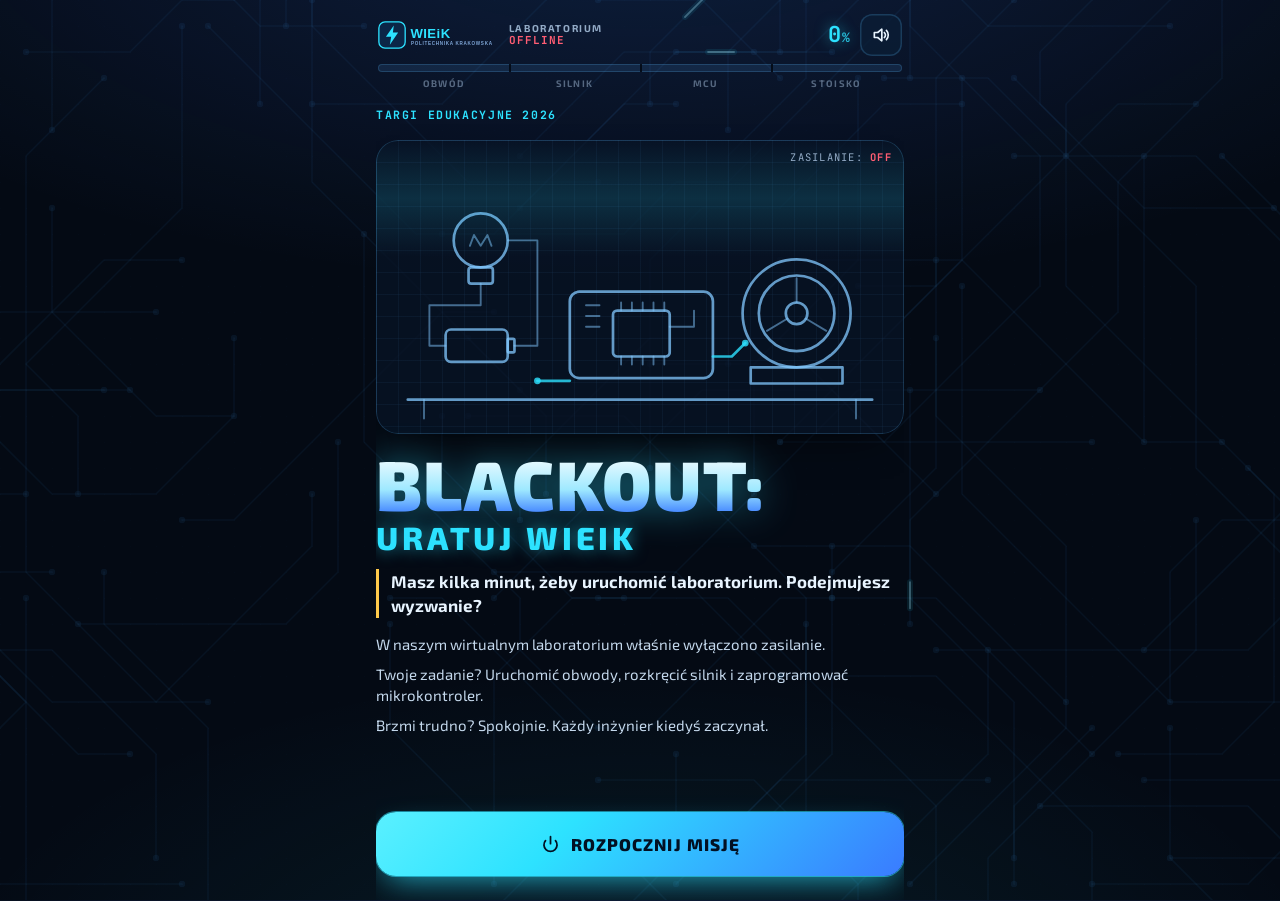
<file: index.html>
<!doctype html>
<html lang="pl">
<head>
  <meta charset="utf-8">
  <meta name="viewport" content="width=device-width, initial-scale=1, viewport-fit=cover">
  <meta name="theme-color" content="#040a14">
  <meta name="color-scheme" content="dark">
  <meta name="format-detection" content="telephone=no">
  <meta name="apple-mobile-web-app-capable" content="yes">
  <meta name="apple-mobile-web-app-status-bar-style" content="black-translucent">
  <meta name="description" content="BLACKOUT: URATUJ WIEiK — interaktywna gra edukacyjna Wydziału Inżynierii Elektrycznej i Komputerowej Politechniki Krakowskiej. Uruchom obwód, rozkręć silnik i zaprogramuj mikrokontroler.">
  <title>BLACKOUT: URATUJ WIEiK</title>
  <link rel="icon" href="assets/favicon.svg" type="image/svg+xml">
  <link rel="preconnect" href="https://fonts.googleapis.com">
  <link rel="preconnect" href="https://fonts.gstatic.com" crossorigin>
  <link rel="stylesheet" href="https://fonts.googleapis.com/css2?family=Exo+2:wght@400;600;700;800;900&family=JetBrains+Mono:wght@500;700&display=swap">
  <link rel="stylesheet" href="css/styles.css">
</head>
<body data-scene="intro">
  <canvas id="bg" aria-hidden="true"></canvas>

  <div id="app">
    <header class="hud" id="hud">
      <div class="hud-row">
        <div class="hud-brand">
          <img id="hudLogo" alt="" data-optional>
          <div class="hud-label">
            <span id="hudLabel">LABORATORIUM</span>
            <b id="hudStatus" class="hud-status">OFFLINE</b>
          </div>
        </div>
        <div class="hud-pct"><span id="hudPct">0</span><small>%</small></div>
        <button id="muteBtn" class="icon-btn" type="button" aria-label="Wycisz dźwięk"></button>
      </div>
      <div class="hud-bar" id="hudBar" role="progressbar" aria-label="Postęp uruchamiania laboratorium" aria-valuemin="0" aria-valuemax="100" aria-valuenow="0">
        <div class="hud-fill" id="hudFill"></div>
        <i style="left:25%"></i><i style="left:50%"></i><i style="left:75%"></i>
      </div>
      <div class="hud-steps" id="hudSteps">
        <span data-s="circuit">OBWÓD</span>
        <span data-s="motor">SILNIK</span>
        <span data-s="mcu">MCU</span>
        <span data-s="booth">STOISKO</span>
      </div>
    </header>

    <main id="stage" class="stage"></main>
  </div>

  <canvas id="fx" aria-hidden="true"></canvas>
  <div id="overlay" class="overlay" aria-hidden="true"></div>
  <div id="sr" class="sr-only" aria-live="polite"></div>

  <noscript>
    <div class="noscript">Ta gra wymaga włączonej obsługi JavaScript.</div>
  </noscript>

  <!-- Konfiguracja i treści -->
  <script src="config.js"></script>
  <script src="js/texts.js"></script>
  <!-- Rdzeń -->
  <script src="js/core/util.js"></script>
  <script src="js/core/state.js"></script>
  <script src="js/core/audio.js"></script>
  <script src="js/core/background.js"></script>
  <script src="js/core/confetti.js"></script>
  <script src="js/core/pdf.js"></script>
  <script src="js/core/certificate.js"></script>
  <script src="js/core/app.js"></script>
  <!-- Sceny -->
  <script src="js/scenes/intro.js"></script>
  <script src="js/scenes/matura.js"></script>
  <script src="js/scenes/circuit.js"></script>
  <script src="js/scenes/motor.js"></script>
  <script src="js/scenes/mcu.js"></script>
  <script src="js/scenes/booth.js"></script>
  <script src="js/scenes/launch.js"></script>
  <script src="js/scenes/finish.js"></script>
  <script src="js/scenes/study.js"></script>
  <!-- Start -->
  <script src="js/main.js"></script>
</body>
</html>
</file>
<file: css/styles.css>
/* =========================================================================
   BLACKOUT: URATUJ WIEiK — style
   ========================================================================= */
:root {
  --bg: #040a14;
  --bg-2: #07142a;
  --panel: rgba(8, 20, 38, 0.78);
  --panel-2: rgba(13, 30, 56, 0.88);
  --line: rgba(90, 190, 255, 0.2);
  --line-2: rgba(90, 200, 255, 0.45);
  --cyan: #2de2ff;
  --blue: #3a7bff;
  --green: #3dffa8;
  --amber: #ffc94a;
  --red: #ff5d73;
  --text: #e8f4ff;
  --muted: #93abc6;
  --radius: 18px;
  --font: "Exo 2", system-ui, -apple-system, "Segoe UI", Roboto, sans-serif;
  --mono: "JetBrains Mono", ui-monospace, Menlo, Consolas, monospace;
  --ease: cubic-bezier(.2, .8, .2, 1);
  --spring: cubic-bezier(.2, 1.4, .4, 1);
  color-scheme: dark;
}

* { box-sizing: border-box; -webkit-tap-highlight-color: transparent; }
html, body { margin: 0; height: 100%; }
body {
  background:
    radial-gradient(120% 70% at 50% -10%, rgba(58, 123, 255, 0.18), transparent 60%),
    radial-gradient(90% 60% at 50% 110%, rgba(45, 226, 255, 0.08), transparent 60%),
    var(--bg);
  color: var(--text);
  font-family: var(--font);
  font-size: 16px;
  line-height: 1.45;
  overflow: hidden;
  overscroll-behavior: none;
  touch-action: manipulation;
  -webkit-font-smoothing: antialiased;
  -webkit-text-size-adjust: 100%;
  transition: background-color 1s;
}
body.lab-online {
  background:
    radial-gradient(120% 70% at 50% -10%, rgba(45, 226, 255, 0.28), transparent 60%),
    radial-gradient(90% 60% at 50% 110%, rgba(61, 255, 168, 0.12), transparent 60%),
    var(--bg-2);
}
button, input { font: inherit; color: inherit; }
svg { overflow: visible; }
h1, h2, h3, p { margin: 0; }
:focus-visible { outline: 3px solid var(--cyan); outline-offset: 3px; border-radius: 12px; }
h1:focus, h2:focus { outline: none; }

.sr-only { position: absolute; width: 1px; height: 1px; overflow: hidden; clip: rect(0 0 0 0); white-space: nowrap; }
.noscript { position: fixed; inset: 0; display: grid; place-items: center; padding: 24px; text-align: center; background: var(--bg); z-index: 99; }

#bg, #fx { position: fixed; inset: 0; pointer-events: none; }
#bg { z-index: 0; }
#fx { z-index: 60; }

#app {
  position: relative;
  z-index: 1;
  height: 100%;
  height: 100dvh;
  max-width: 560px;
  margin: 0 auto;
  display: flex;
  flex-direction: column;
  padding: calc(env(safe-area-inset-top, 0px) + 10px) max(16px, env(safe-area-inset-right, 0px)) 0 max(16px, env(safe-area-inset-left, 0px));
}

/* ---------- HUD ---------- */
.hud { flex: none; padding: 4px 2px 8px; }
.hud-row { display: flex; align-items: center; gap: 10px; }
.hud-brand { display: flex; align-items: center; gap: 10px; flex: 1; min-width: 0; }
.hud-brand img { height: 28px; width: auto; flex: none; }
.hud-label { display: flex; flex-direction: column; line-height: 1.1; min-width: 0; }
.hud-label span { font-size: 10px; letter-spacing: .16em; color: var(--muted); font-weight: 700; white-space: nowrap; overflow: hidden; text-overflow: ellipsis; }
.hud-status { font-family: var(--mono); font-size: 11px; letter-spacing: .1em; color: var(--red); }
.hud-status.online { color: var(--green); }
.hud-status.boot { color: var(--amber); }
.hud-pct { font-family: var(--mono); font-weight: 700; font-size: 22px; color: var(--cyan); text-shadow: 0 0 14px rgba(45, 226, 255, .55); }
.hud-pct small { font-size: 13px; opacity: .8; margin-left: 1px; }
.icon-btn {
  flex: none; width: 42px; height: 42px; border-radius: 12px; border: 0; cursor: pointer;
  background: rgba(10, 30, 55, .7); box-shadow: inset 0 0 0 1.5px var(--line);
  display: grid; place-items: center; color: var(--text);
}
.icon-btn .ico { width: 20px; height: 20px; }
.hud-bar { position: relative; height: 8px; margin-top: 8px; border-radius: 8px; background: rgba(90, 170, 255, .12); overflow: hidden; box-shadow: inset 0 0 0 1px var(--line); }
.hud-bar i { position: absolute; top: 0; bottom: 0; width: 2px; background: rgba(4, 10, 20, .9); z-index: 2; }
.hud-fill {
  position: absolute; inset: 0 auto 0 0; width: 0;
  background: linear-gradient(90deg, var(--blue), var(--cyan), #b8f6ff);
  box-shadow: 0 0 18px rgba(45, 226, 255, .8);
  transition: width 1s var(--ease);
}
.hud-fill::after {
  content: ""; position: absolute; inset: 0;
  background: linear-gradient(90deg, transparent, rgba(255, 255, 255, .6), transparent);
  background-size: 60px 100%; background-repeat: no-repeat;
  animation: barShine 2.2s linear infinite;
}
.hud-steps { display: grid; grid-template-columns: repeat(4, 1fr); margin-top: 5px; }
.hud-steps span { text-align: center; font-size: 9.5px; letter-spacing: .14em; font-weight: 700; color: rgba(147, 171, 198, .55); transition: color .4s; }
.hud-steps span.on { color: var(--cyan); }
.hud-steps span.on::before { content: "● "; color: var(--green); }

/* ---------- Scena ---------- */
.stage {
  flex: 1; position: relative; overflow-y: auto; overflow-x: hidden;
  -webkit-overflow-scrolling: touch; overscroll-behavior: contain;
  padding-bottom: calc(env(safe-area-inset-bottom, 0px) + 18px);
  scrollbar-width: none;
}
.stage::-webkit-scrollbar { display: none; }
.scene { min-height: 100%; display: flex; flex-direction: column; gap: 14px; padding: 8px 0 6px; animation: sceneIn .5s var(--ease) both; }
.scene.leaving { position: absolute; inset: 0 0 auto 0; animation: sceneOut .25s ease forwards; pointer-events: none; }
.scene-head { display: flex; flex-direction: column; gap: 6px; }
.eyebrow { font-family: var(--mono); font-size: 11.5px; letter-spacing: .14em; color: var(--cyan); font-weight: 700; text-transform: uppercase; }
.scene-head h2 { font-size: clamp(22px, 6.4vw, 30px); line-height: 1.12; font-weight: 900; letter-spacing: .01em; text-wrap: balance; }
.lead { color: #c9dcef; font-size: 15.5px; }
.lead.strong { color: var(--text); font-weight: 700; }
.note { font-size: 12.5px; color: var(--muted); line-height: 1.4; }
.task { display: flex; gap: 8px; align-items: flex-start; font-size: 14px; color: #cfe4f7; }
.task .ico { width: 18px; height: 18px; flex: none; color: var(--amber); margin-top: 1px; }
.cta { margin-top: auto; padding-top: 6px; display: flex; flex-direction: column; gap: 10px; }
.cta[hidden], [hidden] { display: none !important; }

.art {
  position: relative; border-radius: 22px; padding: 12px; overflow: hidden;
  background:
    linear-gradient(rgba(90, 190, 255, .05) 1px, transparent 1px) 0 0 / 22px 22px,
    linear-gradient(90deg, rgba(90, 190, 255, .05) 1px, transparent 1px) 0 0 / 22px 22px,
    var(--panel);
  box-shadow: inset 0 0 0 1px var(--line), 0 20px 40px -24px rgba(0, 0, 0, .8);
}
.art > svg { display: block; width: 100%; height: auto; max-height: 30vh; margin: 0 auto; }

/* ---------- Przyciski ---------- */
.btn {
  appearance: none; -webkit-appearance: none; border: 0; cursor: pointer; text-decoration: none;
  width: 100%; min-height: 56px; padding: 14px 18px; border-radius: 16px;
  display: flex; align-items: center; justify-content: center; gap: 10px;
  font-weight: 800; font-size: 15.5px; letter-spacing: .06em; text-transform: uppercase; text-align: center;
  color: var(--text); position: relative; overflow: hidden;
  transition: transform .12s, box-shadow .25s, background .25s, opacity .25s;
  user-select: none; -webkit-user-select: none;
}
.btn .ico { width: 21px; height: 21px; flex: none; }
.btn .ico.flip { transform: scaleX(-1); }
.btn:active:not(:disabled) { transform: scale(.97); }
.btn:disabled { opacity: .42; cursor: not-allowed; }
.btn-primary {
  background: linear-gradient(135deg, #5af0ff, var(--cyan) 35%, var(--blue));
  color: #021022;
  box-shadow: 0 0 0 1px rgba(45, 226, 255, .55), 0 12px 32px -10px rgba(45, 226, 255, .75);
}
.btn-primary::after {
  content: ""; position: absolute; top: 0; bottom: 0; width: 40%; left: -60%;
  background: linear-gradient(100deg, transparent, rgba(255, 255, 255, .55), transparent);
  animation: shine 3.2s ease-in-out infinite;
}
.btn-primary:disabled::after { display: none; }
.btn-ghost { background: rgba(10, 30, 55, .65); box-shadow: inset 0 0 0 1.5px var(--line-2); }
.btn-gold {
  background: linear-gradient(135deg, #ffe48a, var(--amber) 45%, #ff9f43); color: #2a1600;
  box-shadow: 0 0 0 1px rgba(255, 201, 74, .6), 0 12px 30px -12px rgba(255, 201, 74, .8);
}
.btn-xl { min-height: 64px; font-size: 17px; border-radius: 20px; }
.btn-sm { min-height: 48px; font-size: 13.5px; padding: 10px 14px; border-radius: 14px; }
.btn.busy .ico { animation: spin 1s linear infinite; }
.pulse { animation: pulse 2s ease-in-out infinite; }
.btn-stack { display: flex; flex-direction: column; gap: 10px; }

.btn-choice {
  justify-content: flex-start; text-align: left; text-transform: none; letter-spacing: .01em;
  font-weight: 700; font-size: 16px; min-height: 64px; padding: 14px 16px;
  background: var(--panel-2); box-shadow: inset 0 0 0 1.5px var(--line);
}
.btn-choice .ico { width: 26px; height: 26px; color: var(--cyan); }
.btn-choice.selected { box-shadow: inset 0 0 0 2px var(--cyan), 0 0 28px -8px var(--cyan); background: rgba(20, 60, 96, .9); }
.choice-stack { display: flex; flex-direction: column; gap: 10px; }

/* ---------- Komunikaty ---------- */
.sys {
  font-family: var(--mono); font-size: 13.5px; line-height: 1.5; color: #d2efff;
  background: rgba(3, 14, 28, .88); border-radius: 14px; padding: 11px 14px 12px;
  box-shadow: inset 0 0 0 1px var(--line); border-left: 3px solid var(--cyan);
  min-height: 3.6em;
}
.sys::before { content: "> SYSTEM"; display: block; font-size: 10.5px; letter-spacing: .16em; color: var(--cyan); margin-bottom: 3px; opacity: .85; }
.sys.ok { border-left-color: var(--green); } .sys.ok::before { color: var(--green); }
.sys.warn { border-left-color: var(--amber); } .sys.warn::before { color: var(--amber); }
.sys.bump { animation: bump .35s var(--spring); }

.win {
  display: flex; gap: 12px; align-items: center; padding: 14px 16px; border-radius: 18px;
  background: linear-gradient(135deg, rgba(61, 255, 168, .17), rgba(45, 226, 255, .07));
  box-shadow: inset 0 0 0 1.5px rgba(61, 255, 168, .55), 0 0 44px -12px rgba(61, 255, 168, .7);
  animation: pop .55s var(--spring) both;
}
.win > div { display: flex; flex-direction: column; gap: 2px; }
.win strong { font-weight: 900; font-size: 16.5px; line-height: 1.2; letter-spacing: .03em; color: var(--green); }
.win span { font-size: 13px; color: #bfe9d6; }
.win-ico { flex: none; width: 42px; height: 42px; border-radius: 50%; display: grid; place-items: center; background: var(--green); color: #022014; box-shadow: 0 0 22px rgba(61, 255, 168, .8); }
.win-ico .ico { width: 24px; height: 24px; stroke-width: 3; }
.result { display: flex; flex-direction: column; gap: 12px; }

/* ---------- Intro ---------- */
.scene-intro { gap: 16px; }
.intro-top { display: flex; align-items: center; justify-content: space-between; gap: 12px; }
.intro-logo { height: 34px; width: auto; }
.art-intro { padding: 14px 10px 10px; }
.intro-svg .draw { fill: none; stroke: rgba(130, 200, 255, .75); stroke-width: 2; stroke-linecap: round; stroke-linejoin: round;
  stroke-dasharray: var(--len, 600); stroke-dashoffset: var(--len, 600); animation: draw 1.6s var(--d, 0s) var(--ease) forwards; }
.intro-svg .draw.thin { stroke-width: 1.4; stroke: rgba(130, 200, 255, .5); }
.intro-svg .draw.trace { stroke: rgba(45, 226, 255, .8); }
.intro-svg .pad { fill: rgba(45, 226, 255, .8); }
.intro-svg .standby { fill: var(--red); animation: blink 2.4s 2s infinite; opacity: 0; }
.intro-svg .lab-outline { animation: labFlicker 6s 2.4s infinite; }
.art-scan { position: absolute; inset: 0; background: linear-gradient(180deg, transparent, rgba(45, 226, 255, .14), transparent); height: 40%; animation: scan 3.6s linear infinite; pointer-events: none; }
.power-tag { position: absolute; right: 12px; top: 10px; font-family: var(--mono); font-size: 10.5px; letter-spacing: .12em; color: var(--muted); }
.power-tag b { color: var(--red); }
.game-title { display: flex; flex-direction: column; line-height: .95; text-transform: uppercase; }
.game-title .t1 {
  position: relative; font-size: clamp(46px, 15vw, 70px); font-weight: 900; letter-spacing: .02em;
  background: linear-gradient(180deg, #ffffff, #9fe9ff 60%, #3a7bff); -webkit-background-clip: text; background-clip: text; color: transparent;
  filter: drop-shadow(0 0 18px rgba(45, 226, 255, .45));
  animation: titleFlicker 5s 1s infinite;
}
.game-title .t2 { font-size: clamp(22px, 7vw, 32px); font-weight: 800; letter-spacing: .12em; color: var(--cyan); margin-top: 6px; text-shadow: 0 0 16px rgba(45, 226, 255, .55); }
.tagline { font-weight: 700; font-size: 17px; color: var(--text); border-left: 3px solid var(--amber); padding-left: 12px; }
.intro-lines { display: flex; flex-direction: column; gap: 8px; color: #c4d8ec; font-size: 15px; }
.reveal { opacity: 0; animation: rise .6s var(--d, 0s) var(--ease) forwards; }

/* ---------- Matura ---------- */
.badge-art { display: grid; place-items: center; padding: 8px 0; }
.id-card {
  width: min(250px, 70vw); aspect-ratio: 1.6; border-radius: 18px; padding: 16px; position: relative;
  background: linear-gradient(140deg, rgba(58, 123, 255, .35), rgba(8, 20, 38, .9));
  box-shadow: inset 0 0 0 1.5px var(--line-2), 0 20px 40px -20px rgba(45, 226, 255, .5);
  display: grid; grid-template-columns: auto 1fr; gap: 14px; align-items: center;
  animation: float 4s ease-in-out infinite; transition: box-shadow .5s;
}
.id-chip { width: 52px; height: 52px; border-radius: 12px; display: grid; place-items: center; background: rgba(255, 201, 74, .2); color: var(--amber); }
.id-chip .ico { width: 34px; height: 34px; }
.id-lines { display: flex; flex-direction: column; gap: 8px; }
.id-lines i { display: block; height: 7px; border-radius: 4px; background: rgba(147, 171, 198, .35); }
.id-lines i:nth-child(2) { width: 70%; } .id-lines i:nth-child(3) { width: 45%; }
.id-tag { position: absolute; left: 16px; bottom: 12px; font-family: var(--mono); font-size: 10px; letter-spacing: .14em; color: var(--muted); }
.id-card.granted { box-shadow: inset 0 0 0 2px var(--green), 0 0 40px -6px rgba(61, 255, 168, .7); }
.id-card.granted .id-tag { color: var(--green); }
.id-card.granted .id-tag::after { content: " · DOSTĘP PRZYZNANY"; }

/* ---------- Obwód ---------- */
.circuit-svg { --f: 0; }
.circuit-svg .wires path { fill: none; stroke: #4f6f92; stroke-width: 4; stroke-linecap: round; stroke-linejoin: round; transition: stroke .5s; }
.circuit-svg .flow path { fill: none; stroke: var(--cyan); stroke-width: 3; stroke-linecap: round; stroke-dasharray: 3 11; opacity: 0; transition: opacity .4s; }
.circuit-svg.closed .wires path { stroke: #2a8fc4; }
.circuit-svg.closed .flow path { opacity: 1; animation: flow .55s linear infinite; filter: drop-shadow(0 0 3px var(--cyan)); }
.circuit-svg .slot { fill: rgba(45, 226, 255, .05); stroke: var(--cyan); stroke-width: 1.5; stroke-dasharray: 5 4; animation: slotPulse 1.6s ease-in-out infinite; }
.circuit-svg .slot-q { fill: var(--cyan); font: 800 18px var(--font); text-anchor: middle; animation: slotPulse 1.6s ease-in-out infinite; }
.circuit-svg.has-battery .slot, .circuit-svg.has-battery .slot-q { opacity: 0; animation: none; transition: opacity .3s; }
.circuit-svg .battery { opacity: 0; transform: translateY(60px); transition: transform .6s var(--spring), opacity .3s; }
.circuit-svg.has-battery .battery { opacity: 1; transform: none; }
.batt-body { fill: #1d2c42; stroke: #ffd54a; stroke-width: 2; }
.batt-tip { fill: #ffd54a; }
.batt-bolt { fill: none; stroke: #ffd54a; stroke-width: 2.2; stroke-linecap: round; stroke-linejoin: round; }
.circuit-svg .lbl, .mcu-svg .lbl { fill: var(--muted); font: 700 9px var(--mono); letter-spacing: .08em; }
.circuit-svg .contact { fill: #0a1a2e; stroke: #8fb6dd; stroke-width: 2; }
.circuit-svg .lever {
  stroke: #d6e8ff; stroke-width: 4.5; stroke-linecap: round;
  transform-origin: 130px 40px; transform: rotate(calc(-34deg * (1 - var(--f))));
  transition: transform .12s;
}
.circuit-svg.closed .lever { stroke: var(--cyan); }
.circuit-svg .glass { fill: rgba(200, 220, 255, .08); stroke: #a8c4e6; stroke-width: 2; transition: fill .4s, stroke .4s; }
.circuit-svg .filament { fill: none; stroke: #6d7f96; stroke-width: 1.8; stroke-linejoin: round; transition: stroke .3s; }
.circuit-svg .support { stroke: #6d7f96; stroke-width: 1.4; }
.circuit-svg .base { fill: #4a5a70; }
.circuit-svg .base-lines { stroke: #2b3646; stroke-width: 1.5; }
.circuit-svg .glow { opacity: 0; transition: opacity .5s; }
.circuit-svg .rays path { fill: none; stroke: #ffd54a; stroke-width: 3; stroke-linecap: round; opacity: 0; }
.circuit-svg.closed .glow { opacity: 1; animation: bulbOn .9s ease-out; }
.circuit-svg.closed .glass { fill: rgba(255, 234, 150, .85); stroke: #ffe58a; }
.circuit-svg.closed .filament { stroke: #fff6d0; }
.circuit-svg.closed .rays path { animation: rays 1.8s ease-in-out .5s infinite; }

.tiles { display: grid; grid-template-columns: repeat(3, 1fr); gap: 10px; }
.tile {
  appearance: none; border: 0; cursor: pointer; border-radius: 16px; padding: 12px 6px 10px; min-height: 96px;
  background: var(--panel-2); box-shadow: inset 0 0 0 1.5px var(--line); color: var(--text);
  display: flex; flex-direction: column; align-items: center; justify-content: center; gap: 6px;
  transition: transform .15s, box-shadow .25s, opacity .3s;
}
.tile:active:not(:disabled) { transform: scale(.95); }
.tile-ico svg { width: 44px; height: 44px; color: #cfe4ff; display: block; }
.tile-lbl { font-weight: 700; font-size: 14px; line-height: 1.15; text-align: center; }
.tile.tried { box-shadow: inset 0 0 0 1.5px rgba(255, 201, 74, .5); }
.tile.selected { box-shadow: inset 0 0 0 2px var(--green), 0 0 26px -6px var(--green); background: rgba(20, 70, 60, .7); }
.tile:disabled { opacity: .35; cursor: default; }
.tile.wiggle { animation: wiggle .5s; }
.tile .steam { animation: steam 2s ease-in-out infinite; }

.switch-box { transition: opacity .3s; }
.switch-box.locked { opacity: .5; }
.slide-switch {
  --f: 0; position: relative; height: 64px; border-radius: 32px; overflow: hidden; cursor: pointer;
  background: rgba(4, 14, 28, .9); box-shadow: inset 0 0 0 1.5px var(--line-2);
  touch-action: none; user-select: none; -webkit-user-select: none;
}
.sw-fill { position: absolute; inset: 0; background: linear-gradient(90deg, rgba(45, 226, 255, .35), rgba(61, 255, 168, .45)); transform-origin: left; transform: scaleX(var(--f)); opacity: calc(.3 + var(--f) * .7); }
.sw-text, .sw-text-on { position: absolute; inset: 0; display: grid; place-items: center; padding-left: 64px; padding-right: 10px; font-size: 12px; font-weight: 800; letter-spacing: .12em; color: var(--muted); text-align: center; pointer-events: none; }
.sw-text { opacity: calc(1 - var(--f) * 1.6); }
.switch-box.hint .sw-text { animation: textShine 1.6s linear infinite; background: linear-gradient(90deg, var(--muted) 30%, #fff 50%, var(--muted) 70%) 0 0 / 200% 100%; -webkit-background-clip: text; background-clip: text; color: transparent; }
.sw-text-on { opacity: 0; color: #022014; padding-left: 10px; padding-right: 64px; }
.slide-switch.on .sw-text-on { opacity: 1; transition: opacity .3s .2s; }
.sw-knob {
  position: absolute; left: 4px; top: 4px; width: 56px; height: 56px; border-radius: 50%; border: 0; cursor: grab;
  background: radial-gradient(circle at 35% 30%, #ffffff, #b9e8ff 45%, #3aa6e0);
  box-shadow: 0 6px 18px rgba(0, 0, 0, .5), 0 0 0 2px rgba(255, 255, 255, .2);
  display: grid; place-items: center; color: #06345a; touch-action: none;
}
.sw-knob .ico { width: 26px; height: 26px; }
.slide-switch.anim .sw-knob { transition: transform .28s var(--spring); }
.slide-switch.dragging .sw-knob { cursor: grabbing; transform-origin: center; }
.slide-switch.on .sw-knob { background: radial-gradient(circle at 35% 30%, #ffffff, #b8ffe0 45%, #1fcf86); color: #023b24; }
.switch-box.hint .sw-knob { animation: nudge 1.6s ease-in-out infinite; }
.switch-box.hint .slide-switch.dragging .sw-knob, .switch-box.hint .slide-switch.anim .sw-knob { animation: none; }
.slide-switch.shake { animation: shake .4s; }

/* ---------- Silnik ---------- */
.art-motor { padding: 14px; }
.motor-svg { max-height: 32vh !important; }
.ring-track { fill: none; stroke: rgba(90, 190, 255, .12); stroke-width: 6; }
.ring-zone { fill: none; stroke: var(--green); stroke-width: 6; stroke-linecap: round; filter: drop-shadow(0 0 6px rgba(61, 255, 168, .8)); transition: stroke-dashoffset .1s linear; }
.housing-fins { fill: none; stroke: #2b4466; stroke-width: 10; stroke-dasharray: 6 7; }
.housing { fill: #0b1729; stroke: #3c628f; stroke-width: 2; }
.core-glow { opacity: 0; }
.coil { fill: #c77b2a; stroke: #ffb35c; stroke-width: 1; opacity: .14; filter: drop-shadow(0 0 4px rgba(255, 179, 92, .6)); }
.coil-wind { stroke: rgba(70, 35, 0, .55); stroke-width: 1.2; pointer-events: none; }
.speed-ring { fill: none; stroke: rgba(45, 226, 255, .5); stroke-width: 10; stroke-dasharray: 2 14; opacity: 0; }
.mag-n { fill: rgba(255, 93, 115, .55); } .mag-s { fill: rgba(58, 123, 255, .6); } .mag-n2 { fill: rgba(255, 93, 115, .25); }
.rotor-spokes { stroke: rgba(220, 235, 255, .55); stroke-width: 2; }
.rotor-mark { fill: #fff; }
.shaft { fill: #9fb3cc; stroke: #e5eefb; stroke-width: 1.5; }
.shaft-in { fill: #1b2738; }
.motor-svg.done .housing { stroke: var(--green); }
.motor-chip {
  position: absolute; left: 50%; bottom: 10px; transform: translateX(-50%);
  font-family: var(--mono); font-size: 11px; letter-spacing: .1em; font-weight: 700; white-space: nowrap;
  padding: 5px 10px; border-radius: 20px; background: rgba(4, 14, 28, .9); box-shadow: inset 0 0 0 1px var(--line-2); color: var(--muted);
}
.motor-chip.ok { color: var(--green); box-shadow: inset 0 0 0 1px rgba(61, 255, 168, .6); }

.control-card { border-radius: 20px; padding: 14px; background: var(--panel); box-shadow: inset 0 0 0 1px var(--line); display: flex; flex-direction: column; gap: 10px; }
.ctrl-head { display: flex; justify-content: space-between; align-items: baseline; font-size: 12px; font-weight: 800; letter-spacing: .12em; color: var(--muted); }
.ctrl-head em { font-style: normal; color: var(--cyan); }
.ctrl-head output { font-family: var(--mono); font-size: 26px; color: var(--text); letter-spacing: 0; }
.pwm { width: 100%; height: 34px; display: block; }
.pwm path { fill: none; stroke: var(--cyan); stroke-width: 2; vector-effect: non-scaling-stroke; stroke-linejoin: round; filter: drop-shadow(0 0 3px rgba(45, 226, 255, .7)); }
.range { --th: 40px; --v: 0; position: relative; height: 52px; }
.range-track { position: absolute; left: calc(var(--th) / 2); right: calc(var(--th) / 2); top: 50%; height: 14px; transform: translateY(-50%); border-radius: 8px; background: rgba(90, 170, 255, .14); box-shadow: inset 0 0 0 1px var(--line); }
.range-zone { position: absolute; left: 45%; width: 20%; top: -6px; bottom: -6px; border-radius: 8px; background: rgba(61, 255, 168, .22); box-shadow: inset 0 0 0 1.5px rgba(61, 255, 168, .7); }
.range-zone span { position: absolute; left: 50%; top: -18px; transform: translateX(-50%); font-family: var(--mono); font-size: 10px; color: var(--green); white-space: nowrap; }
.range-fill { position: absolute; left: 0; top: 0; bottom: 0; width: calc(var(--v) * 1%); border-radius: 8px; background: linear-gradient(90deg, var(--blue), var(--cyan)); opacity: .75; }
.range input {
  position: absolute; inset: 0; width: 100%; height: 100%; margin: 0; background: transparent;
  -webkit-appearance: none; appearance: none; cursor: pointer; touch-action: none;
}
.range input::-webkit-slider-runnable-track { height: 52px; background: transparent; }
.range input::-moz-range-track { height: 52px; background: transparent; }
.range input::-webkit-slider-thumb {
  -webkit-appearance: none; width: var(--th); height: var(--th); margin-top: 6px; border-radius: 50%; border: 0;
  background: radial-gradient(circle at 35% 30%, #fff, #bfeaff 45%, #2aa3e6);
  box-shadow: 0 4px 14px rgba(0, 0, 0, .55), 0 0 0 4px rgba(45, 226, 255, .25);
}
.range input::-moz-range-thumb {
  width: var(--th); height: var(--th); border-radius: 50%; border: 0;
  background: radial-gradient(circle at 35% 30%, #fff, #bfeaff 45%, #2aa3e6);
  box-shadow: 0 4px 14px rgba(0, 0, 0, .55), 0 0 0 4px rgba(45, 226, 255, .25);
}
.range input:disabled { cursor: default; }
.range input:disabled::-webkit-slider-thumb { background: radial-gradient(circle at 35% 30%, #fff, #b8ffe0 45%, #1fcf86); }
.range input:disabled::-moz-range-thumb { background: radial-gradient(circle at 35% 30%, #fff, #b8ffe0 45%, #1fcf86); }
.range-scale { display: flex; justify-content: space-between; font-family: var(--mono); font-size: 10.5px; color: var(--muted); padding: 0 6px; margin-top: -4px; }

/* ---------- Mikrokontroler ---------- */
.mcu-svg .pcb { fill: #0b2547; stroke: #2a6aa8; stroke-width: 2; }
.mcu-svg .hole { fill: #040a14; stroke: #c9a95a; stroke-width: 2; }
.mcu-svg .usb { fill: #a9b8c8; stroke: #e1e9f2; stroke-width: 1; }
.mcu-svg .usb-in { stroke: #6f8296; stroke-width: 2; }
.mcu-svg .header rect { fill: #111; stroke: #c9a95a; stroke-width: 1; }
.mcu-svg .traces path { fill: none; stroke: #2a73b8; stroke-width: 2.5; stroke-linecap: round; stroke-linejoin: round; opacity: .8; }
.mcu-svg .trace-run path { fill: none; stroke: var(--cyan); stroke-width: 2.5; stroke-dasharray: 3 7; stroke-linecap: round; opacity: 0; }
.mcu-svg.led-on .trace-run path { opacity: 1; animation: flow .4s linear infinite; }
.mcu-svg .crystal { fill: #c8d3df; }
.mcu-svg .chip { fill: #0d1118; stroke: #3a4a5e; stroke-width: 1.5; }
.mcu-svg .pins rect { fill: #c9cfd6; }
.mcu-svg .chip-dot { fill: #2a3444; }
.mcu-svg .chip-txt { fill: #d8e4f2; font: 800 15px var(--mono); letter-spacing: .12em; }
.mcu-svg .chip-sub { fill: #6f8296; font: 700 8px var(--mono); letter-spacing: .14em; }
.mcu-svg .resistor { fill: #d8b884; stroke: #8a6f45; stroke-width: 1; }
.mcu-svg .led { fill: rgba(255, 93, 115, .25); stroke: #ff8a97; stroke-width: 1.5; transition: fill .08s; }
.mcu-svg .led-rim { fill: #ff8a97; opacity: .6; }
.mcu-svg .led-legs { stroke: #c9cfd6; stroke-width: 2; }
.mcu-svg .led-glow { opacity: 0; transition: opacity .08s; }
.mcu-svg.led-on .led { fill: #ff4d63; stroke: #ffd0d6; }
.mcu-svg.led-on .led-glow { opacity: 1; }
.mcu-svg .pwr { fill: var(--green); filter: drop-shadow(0 0 4px var(--green)); }
.mcu-svg .rx { fill: #3a2a10; }
.mcu-svg.uploading .rx { animation: txBlink .12s steps(2) infinite; }
.mcu-svg.uploading .chip { stroke: var(--cyan); }
.mcu-svg.executing .chip { stroke: var(--green); }

.code-card { border-radius: 20px; padding: 14px; background: var(--panel); box-shadow: inset 0 0 0 1px var(--line); display: flex; flex-direction: column; gap: 10px; }
.code-label { font-family: var(--mono); font-size: 11px; letter-spacing: .14em; color: var(--muted); font-weight: 700; }
.slots { list-style: none; margin: 0; padding: 0; display: flex; flex-direction: column; gap: 8px; }
.slot {
  position: relative; display: flex; align-items: center; gap: 10px; min-height: 54px; padding: 4px 4px 4px 0;
  border-radius: 14px; background: rgba(3, 12, 24, .7); box-shadow: inset 0 0 0 1.5px rgba(90, 190, 255, .15);
  transition: box-shadow .2s, background .2s;
}
.slot .ln { flex: none; width: 34px; text-align: center; font-family: var(--mono); color: var(--muted); font-size: 13px; }
.slot-empty { font-family: var(--mono); font-size: 12.5px; color: rgba(147, 171, 198, .5); border: 1.5px dashed rgba(147, 171, 198, .3); border-radius: 10px; flex: 1; padding: 12px; margin-right: 0; }
.slot.exec { background: rgba(45, 226, 255, .14); box-shadow: inset 0 0 0 2px var(--cyan), 0 0 22px -6px var(--cyan); }
.slot.exec .ln { color: var(--cyan); }
.slot.exec .ln::before { content: "▶"; }
.slot.exec .ln { font-size: 0; } .slot.exec .ln::before { font-size: 13px; }
.slot.ran { box-shadow: inset 0 0 0 1.5px rgba(61, 255, 168, .4); }
.slot-timer { position: absolute; right: 12px; font-family: var(--mono); font-size: 12px; color: var(--cyan); pointer-events: none; }
.palette { display: flex; flex-direction: column; gap: 8px; min-height: 54px; }
.palette-empty { font-family: var(--mono); font-size: 12.5px; color: var(--green); padding: 14px 4px; }
.block {
  appearance: none; border: 0; cursor: pointer; flex: 1; width: 100%; min-height: 48px; border-radius: 12px; padding: 10px 12px;
  display: flex; align-items: center; gap: 10px; font-family: var(--mono); font-weight: 700; font-size: 13.5px; letter-spacing: .04em; text-align: left; color: #fff;
  transition: transform .12s, opacity .2s;
  box-shadow: 0 4px 0 rgba(0, 0, 0, .35), inset 0 1px 0 rgba(255, 255, 255, .2);
}
.block .ico { width: 20px; height: 20px; flex: none; }
.block:active { transform: translateY(2px) scale(.98); }
.block.op-on { background: linear-gradient(135deg, #ff9f43, #ff6b4a); }
.block.op-wait { background: linear-gradient(135deg, #4b7bff, #3a54d6); }
.block.op-off { background: linear-gradient(135deg, #5e6f86, #3f4d61); }
.block.pop { animation: pop .35s var(--spring); }
.help { font-size: 12.5px; color: var(--muted); }
.code-actions { display: grid; grid-template-columns: auto 1fr; gap: 10px; }
.code-actions .btn { letter-spacing: .04em; white-space: nowrap; }
.code-actions [data-clear] { padding: 10px 14px; }
.code-card.is-running .block, .code-card.is-solved .block { pointer-events: none; }
.code-card.is-solved .help, .code-card.is-solved .code-actions, .code-card.is-solved .palette, .code-card.is-solved .code-label:nth-of-type(2) { display: none; }
.code-snippet { border-radius: 16px; padding: 12px 14px; background: #030b16; box-shadow: inset 0 0 0 1px var(--line); display: flex; flex-direction: column; gap: 10px; }
.code-cap { font-size: 12.5px; color: var(--muted); }
.code-snippet pre { margin: 0; font-family: var(--mono); font-size: 13px; line-height: 1.7; white-space: pre-wrap; word-break: break-word; }
.c-on { color: #ffb36b; } .c-wait { color: #8fb0ff; } .c-off { color: #a9b8c8; }

/* ---------- Stoisko ---------- */
.booth-svg .frame { fill: none; stroke: #3c628f; stroke-width: 4; stroke-linecap: round; stroke-linejoin: round; }
.booth-svg .rail { stroke: #5b84b5; stroke-width: 3; }
.booth-svg .nozzle { fill: #7fa6d6; animation: nozzle 3.2s ease-in-out infinite; }
.booth-svg .bed { stroke: #2de2ff; stroke-width: 4; stroke-linecap: round; opacity: .6; }
.booth-svg .gear { transform-origin: 130px 112px; animation: spin 14s linear infinite; }
.booth-svg .gear-body { fill: rgba(45, 226, 255, .08); stroke: var(--cyan); stroke-width: 2; stroke-linejoin: round; }
.booth-svg .gear-hub { fill: rgba(45, 226, 255, .15); stroke: var(--cyan); stroke-width: 2; }
.booth-svg .gear-hole { fill: #040a14; stroke: var(--cyan); stroke-width: 1.5; }
.booth-svg .gear-spokes { stroke: rgba(45, 226, 255, .5); stroke-width: 2; }
.booth-svg .found-mark { opacity: 0; transition: opacity .3s; }
.booth-svg .found-ring { fill: rgba(4, 14, 28, .78); stroke: var(--green); stroke-width: 4; }
.booth-svg .found-check { fill: none; stroke: var(--green); stroke-width: 10; stroke-linecap: round; stroke-linejoin: round; stroke-dasharray: var(--len, 200); stroke-dashoffset: var(--len, 200); }
.booth-svg.found .found-mark { opacity: 1; }
.booth-svg.found .found-ring { animation: ringPop .6s var(--spring); transform-origin: 130px 112px; }
.booth-svg.found .found-check { animation: draw .6s .25s var(--ease) forwards; filter: drop-shadow(0 0 8px rgba(61, 255, 168, .9)); }
.art-tag { position: absolute; left: 12px; top: 10px; font-family: var(--mono); font-size: 10px; letter-spacing: .14em; color: var(--amber); }
.hint-card { display: flex; gap: 12px; align-items: flex-start; padding: 14px; border-radius: 18px; background: rgba(255, 201, 74, .08); box-shadow: inset 0 0 0 1.5px rgba(255, 201, 74, .4); }
.hint-card > div { display: flex; flex-direction: column; gap: 3px; font-size: 14.5px; color: #f2e6c8; }
.hint-card strong { color: var(--amber); font-size: 13px; letter-spacing: .1em; text-transform: uppercase; }
.hint-ico { flex: none; width: 40px; height: 40px; border-radius: 12px; display: grid; place-items: center; background: rgba(255, 201, 74, .18); color: var(--amber); }
.hint-ico .ico { width: 22px; height: 22px; }

/* ---------- Finał: panel ---------- */
.panel { border-radius: 20px; padding: 14px; background: var(--panel); box-shadow: inset 0 0 0 1px var(--line); }
.panel-title { display: flex; align-items: center; gap: 8px; font-family: var(--mono); font-size: 11px; letter-spacing: .16em; color: var(--muted); font-weight: 700; margin-bottom: 10px; }
.panel-title .dot { width: 8px; height: 8px; border-radius: 50%; background: var(--green); box-shadow: 0 0 10px var(--green); animation: blink 1.4s infinite; }
.sys-list { list-style: none; margin: 0; padding: 0; display: grid; grid-template-columns: 1fr 1fr; gap: 8px; }
.sys-list li { display: grid; grid-template-columns: auto 1fr; grid-template-rows: auto auto; column-gap: 9px; row-gap: 1px; align-items: center; padding: 9px 10px; border-radius: 14px; background: rgba(3, 12, 24, .7); box-shadow: inset 0 0 0 1px rgba(61, 255, 168, .25); opacity: 0; animation: rise .5s var(--d) var(--ease) forwards; }
.sl-ico { grid-row: 1 / 3; width: 34px; height: 34px; border-radius: 10px; display: grid; place-items: center; background: rgba(45, 226, 255, .12); color: var(--cyan); }
.sl-ico .ico { width: 20px; height: 20px; }
.sl-name { font-weight: 700; font-size: 13px; line-height: 1.2; }
.sl-status { display: flex; align-items: center; gap: 4px; font-family: var(--mono); font-size: 11.5px; font-weight: 700; color: var(--green); letter-spacing: .08em; }
.sl-status .ico { width: 15px; height: 15px; stroke-width: 3; }
.art-lab { padding: 14px 10px 8px; }
.art-lab > svg { max-height: 22vh; }
.lab-svg .wires path { fill: none; stroke: #2b4466; stroke-width: 3; stroke-linecap: round; }
.lab-svg .flow path { fill: none; stroke: var(--cyan); stroke-width: 3; stroke-linecap: round; stroke-dasharray: 3 10; opacity: 0; transition: opacity .4s; }
.lab-svg.on-wires .flow path { opacity: 1; animation: flow .5s linear infinite; filter: drop-shadow(0 0 3px var(--cyan)); }
.lab-led { fill: #1a2638; stroke: #3c628f; stroke-width: 1.5; transition: fill .2s, stroke .2s; }
.lab-led.on { fill: var(--green); stroke: #d8ffee; filter: drop-shadow(0 0 6px var(--green)); }
.lab-led.on:nth-child(3n+2) { fill: var(--cyan); filter: drop-shadow(0 0 6px var(--cyan)); }
.lab-led.on:nth-child(3n) { fill: var(--amber); filter: drop-shadow(0 0 6px var(--amber)); }
.m-house { fill: #0b1729; stroke: #3c628f; stroke-width: 2; }
.m-rot { fill: #1b2738; stroke: #7fa6d6; stroke-width: 1.5; }
.m-spoke { stroke: #cfe4ff; stroke-width: 2.5; stroke-linecap: round; }
.m-shaft { fill: #9fb3cc; }
.lab-svg.on-motors .m-rotor { animation: spin .5s linear infinite; }
.lab-svg.on-motors .m-house { stroke: var(--cyan); }
.g-track { fill: none; stroke: rgba(90, 190, 255, .15); stroke-width: 12; stroke-linecap: round; }
.g-val { fill: none; stroke: var(--cyan); stroke-width: 12; stroke-linecap: round; filter: drop-shadow(0 0 8px rgba(45, 226, 255, .8)); }
.lab-svg.online .g-val { stroke: var(--green); filter: drop-shadow(0 0 10px rgba(61, 255, 168, .9)); }
.g-num { fill: var(--text); font: 800 26px var(--mono); }
.g-lbl { fill: var(--muted); font: 700 9px var(--mono); letter-spacing: .16em; }
.launch-zone { display: grid; place-items: center; padding: 10px 0 4px; transition: opacity .4s, transform .4s; }
.launch-zone.gone { display: none; }
.launch-btn {
  position: relative; width: 168px; height: 168px; border-radius: 50%; border: 0; cursor: pointer; color: #2a0505;
  background: radial-gradient(circle at 40% 30%, #ff9aa6, #ff3b55 55%, #a80f26);
  box-shadow: 0 0 0 8px rgba(255, 59, 85, .15), 0 0 0 16px rgba(255, 59, 85, .07), 0 18px 40px -10px rgba(255, 59, 85, .8), inset 0 -8px 0 rgba(0, 0, 0, .25);
  transition: transform .15s;
}
.launch-btn:active:not(:disabled) { transform: scale(.95); }
.launch-btn.pressed { background: radial-gradient(circle at 40% 30%, #c8fff0, #3dffa8 55%, #0f8a57); color: #032515; box-shadow: 0 0 0 8px rgba(61, 255, 168, .2), 0 0 60px rgba(61, 255, 168, .8); }
.lb-inner { position: relative; z-index: 2; display: flex; flex-direction: column; align-items: center; gap: 6px; }
.lb-inner .ico { width: 40px; height: 40px; stroke-width: 2.6; }
.lb-inner b { font-size: 13.5px; font-weight: 900; letter-spacing: .08em; line-height: 1.15; max-width: 120px; }
.lb-ring { position: absolute; inset: -6px; border-radius: 50%; border: 2px solid rgba(255, 93, 115, .7); animation: ringOut 2s ease-out infinite; pointer-events: none; }
.lb-ring.r2 { animation-delay: 1s; }
.launch-btn.pressed .lb-ring { border-color: rgba(61, 255, 168, .8); }
.scene-launch.online .panel { box-shadow: inset 0 0 0 1.5px rgba(61, 255, 168, .55), 0 0 40px -10px rgba(61, 255, 168, .6); }
.final-lines { display: flex; flex-direction: column; gap: 6px; font-size: 15.5px; color: #d6eafb; }
.final-lines p:last-child { font-weight: 800; color: var(--text); }
.screen-flash { position: fixed; inset: 0; z-index: 55; pointer-events: none; background: radial-gradient(circle at 50% 55%, rgba(255, 255, 255, .95), rgba(45, 226, 255, .5) 40%, transparent 75%); animation: flash 1.1s ease-out forwards; }

/* ---------- Certyfikat / koniec ---------- */
.cert-wrap { position: relative; border-radius: 14px; overflow: hidden; box-shadow: 0 0 0 1px rgba(255, 255, 255, .15), 0 24px 50px -20px rgba(45, 226, 255, .55); animation: certIn .8s var(--spring) both; background: #eef5fb; }
.cert-preview { display: block; width: 100%; height: auto; aspect-ratio: 1.4142; }
.cert-shine { position: absolute; inset: 0; background: linear-gradient(115deg, transparent 30%, rgba(255, 255, 255, .55) 45%, transparent 60%); background-size: 250% 100%; animation: certShine 4s ease-in-out 1s infinite; pointer-events: none; }
.field { display: flex; flex-direction: column; gap: 6px; font-size: 13px; font-weight: 700; color: var(--muted); letter-spacing: .02em; }
.field input {
  min-height: 52px; border-radius: 14px; border: 0; padding: 12px 14px; font-size: 17px; font-weight: 700; color: var(--text);
  background: rgba(3, 12, 24, .85); box-shadow: inset 0 0 0 1.5px var(--line-2); outline: none;
}
.field input:focus { box-shadow: inset 0 0 0 2px var(--cyan), 0 0 20px -6px var(--cyan); }
.field small { font-weight: 400; font-size: 12px; }
.pdf-msg { font-size: 13.5px; border-radius: 14px; padding: 10px 12px; display: flex; flex-direction: column; gap: 6px; }
.pdf-msg.ok { background: rgba(61, 255, 168, .1); box-shadow: inset 0 0 0 1px rgba(61, 255, 168, .4); color: #c9f5e2; }
.pdf-msg.err { background: rgba(255, 93, 115, .1); box-shadow: inset 0 0 0 1px rgba(255, 93, 115, .45); color: #ffd3d9; }
.pdf-msg a { color: var(--cyan); font-weight: 700; display: inline-flex; align-items: center; gap: 6px; text-decoration: none; padding: 4px 0; }
.pdf-msg a .ico { width: 16px; height: 16px; }

/* ---------- Studia ---------- */
.study-hero { display: flex; align-items: center; gap: 14px; padding: 14px; border-radius: 18px; background: linear-gradient(135deg, rgba(58, 123, 255, .25), rgba(8, 20, 38, .85)); box-shadow: inset 0 0 0 1px var(--line-2); }
.study-logo { height: 46px; width: auto; flex: none; }
.study-uni { font-size: 13.5px; color: #c4d8ec; line-height: 1.35; }
.study-uni b { color: var(--text); }
.areas { list-style: none; margin: 0; padding: 0; display: flex; flex-direction: column; gap: 10px; }
.areas li { display: flex; gap: 12px; align-items: flex-start; padding: 12px 14px; border-radius: 16px; background: var(--panel); box-shadow: inset 0 0 0 1px var(--line); opacity: 0; animation: rise .5s var(--d) var(--ease) forwards; }
.areas li > div { display: flex; flex-direction: column; gap: 2px; }
.areas strong { font-size: 15px; }
.areas span { font-size: 13.5px; color: var(--muted); }
.area-ico { flex: none; width: 40px; height: 40px; border-radius: 12px; display: grid; place-items: center; background: rgba(45, 226, 255, .12); color: var(--cyan); }
.area-ico .ico { width: 22px; height: 22px; }

/* ---------- Okno dialogowe ---------- */
.overlay { position: fixed; inset: 0; z-index: 50; display: grid; place-items: end center; pointer-events: none; }
.overlay.open { pointer-events: auto; }
.ov-backdrop { position: absolute; inset: 0; background: rgba(2, 6, 14, .72); backdrop-filter: blur(6px); -webkit-backdrop-filter: blur(6px); opacity: 0; transition: opacity .25s; }
.overlay.open .ov-backdrop { opacity: 1; }
.ov-card {
  position: relative; width: min(560px, 100%); padding: 22px 18px calc(env(safe-area-inset-bottom, 0px) + 20px);
  border-radius: 26px 26px 0 0; background: linear-gradient(180deg, #0d2140, #071326);
  box-shadow: inset 0 1px 0 rgba(90, 200, 255, .5), 0 -20px 60px -10px rgba(45, 226, 255, .35);
  display: flex; flex-direction: column; gap: 14px; text-align: center; outline: none;
  transform: translateY(105%); transition: transform .35s var(--ease);
  max-height: 92dvh; overflow-y: auto;
}
.overlay.open .ov-card { transform: none; }
.ov-card h3 { font-size: 24px; font-weight: 900; letter-spacing: .02em; }
.ov-card p { color: #c9dcef; font-size: 15px; }
.ov-ico { margin: 0 auto; width: 64px; height: 64px; border-radius: 18px; display: grid; place-items: center; background: rgba(45, 226, 255, .14); color: var(--cyan); box-shadow: inset 0 0 0 1.5px var(--line-2); }
.ov-ico .ico { width: 34px; height: 34px; }
.ov-prize { gap: 12px; }
.prize-badge { position: relative; width: 120px; height: 120px; margin: 4px auto 6px; display: grid; place-items: center; }
.pb-core { width: 92px; height: 92px; border-radius: 50%; display: grid; place-items: center; background: radial-gradient(circle at 40% 30%, #d6ffef, var(--green) 55%, #0f8a57); color: #032515; box-shadow: 0 0 40px rgba(61, 255, 168, .8); animation: pop .6s var(--spring) both; }
.pb-core .ico { width: 50px; height: 50px; stroke-width: 3; }
.pb-ring { position: absolute; inset: 6px; border-radius: 50%; border: 2px solid rgba(61, 255, 168, .8); animation: ringOut 1.8s ease-out infinite; }
.pb-ring.r2 { animation-delay: .9s; }
.prize-title { font-size: 28px !important; color: var(--green); text-shadow: 0 0 18px rgba(61, 255, 168, .6); }
.prize-meta { display: flex; flex-direction: column; gap: 3px; font-size: 13.5px; color: var(--muted); }
.prize-meta b { color: var(--green); }
.mono { font-family: var(--mono); letter-spacing: .06em; color: var(--text); }

.toast-err {
  position: fixed; left: 16px; right: 16px; bottom: calc(env(safe-area-inset-bottom, 0px) + 16px); z-index: 70; max-width: 528px; margin: 0 auto;
  display: flex; flex-direction: column; gap: 10px; padding: 14px; border-radius: 16px;
  background: #2a0d16; box-shadow: inset 0 0 0 1.5px rgba(255, 93, 115, .6); color: #ffd9de; font-size: 14px;
}

/* ---------- Animacje ---------- */
@keyframes sceneIn { from { opacity: 0; transform: translateY(18px) scale(.985); filter: blur(4px); } to { opacity: 1; transform: none; filter: none; } }
@keyframes sceneOut { to { opacity: 0; transform: translateY(-14px) scale(.985); filter: blur(4px); } }
@keyframes draw { to { stroke-dashoffset: 0; } }
@keyframes rise { from { opacity: 0; transform: translateY(10px); } to { opacity: 1; transform: none; } }
@keyframes pop { 0% { opacity: 0; transform: scale(.85); } 100% { opacity: 1; transform: none; } }
@keyframes bump { 0% { transform: scale(.985); } 60% { transform: scale(1.01); } 100% { transform: none; } }
@keyframes shine { 0%, 55% { left: -60%; } 100% { left: 130%; } }
@keyframes barShine { from { background-position: -60px 0; } to { background-position: 560px 0; } }
@keyframes pulse { 0%, 100% { box-shadow: 0 0 0 1px rgba(45, 226, 255, .55), 0 12px 32px -10px rgba(45, 226, 255, .75); } 50% { box-shadow: 0 0 0 1px rgba(45, 226, 255, .9), 0 0 0 7px rgba(45, 226, 255, .15), 0 12px 40px -6px rgba(45, 226, 255, .95); } }
@keyframes spin { to { transform: rotate(360deg); } }
@keyframes blink { 0%, 100% { opacity: .15; } 50% { opacity: 1; } }
@keyframes scan { from { transform: translateY(-100%); } to { transform: translateY(260%); } }
@keyframes labFlicker { 0%, 92%, 100% { opacity: 1; } 93% { opacity: .5; } 94% { opacity: 1; } 96% { opacity: .65; } }
@keyframes titleFlicker { 0%, 90%, 100% { opacity: 1; } 91% { opacity: .55; } 92% { opacity: 1; } 95% { opacity: .75; } }
@keyframes float { 0%, 100% { transform: translateY(0) rotate(-1.5deg); } 50% { transform: translateY(-6px) rotate(1deg); } }
@keyframes flow { to { stroke-dashoffset: -14; } }
@keyframes slotPulse { 0%, 100% { opacity: .45; } 50% { opacity: 1; } }
@keyframes bulbOn { 0% { opacity: 0; } 15% { opacity: .9; } 25% { opacity: .2; } 40% { opacity: 1; } 50% { opacity: .55; } 100% { opacity: 1; } }
@keyframes rays { 0%, 100% { opacity: .25; } 50% { opacity: .9; } }
@keyframes wiggle { 0%, 100% { transform: none; } 20% { transform: rotate(-6deg); } 40% { transform: rotate(5deg); } 60% { transform: rotate(-3deg); } 80% { transform: rotate(2deg); } }
@keyframes shake { 0%, 100% { transform: none; } 25% { transform: translateX(-6px); } 50% { transform: translateX(5px); } 75% { transform: translateX(-3px); } }
@keyframes steam { 0%, 100% { opacity: .2; transform: translateY(1px); } 50% { opacity: .7; transform: translateY(-1px); } }
@keyframes nudge { 0%, 60%, 100% { transform: translateX(0); } 30% { transform: translateX(16px); } }
@keyframes textShine { to { background-position: -200% 0; } }
@keyframes txBlink { 0% { fill: #3a2a10; } 100% { fill: var(--amber); } }
@keyframes nozzle { 0%, 100% { transform: translateX(60px); } 50% { transform: translateX(200px); } }
@keyframes ringPop { 0% { transform: scale(.6); opacity: 0; } 100% { transform: none; opacity: 1; } }
@keyframes ringOut { 0% { transform: scale(1); opacity: .9; } 100% { transform: scale(1.35); opacity: 0; } }
@keyframes flash { 0% { opacity: 0; } 12% { opacity: 1; } 100% { opacity: 0; } }
@keyframes certIn { from { opacity: 0; transform: perspective(800px) rotateX(18deg) translateY(20px) scale(.94); } to { opacity: 1; transform: none; } }
@keyframes certShine { 0%, 60% { background-position: 150% 0; } 100% { background-position: -100% 0; } }

/* ---------- Małe ekrany ---------- */
@media (max-height: 700px) {
  .art > svg { max-height: 26vh; }
  .motor-svg { max-height: 27vh !important; }
  .scene { gap: 12px; }
  .game-title .t1 { font-size: clamp(40px, 13vw, 60px); }
  .btn { min-height: 52px; }
  .launch-btn { width: 148px; height: 148px; }
}
@media (max-width: 360px) {
  .tile-lbl { font-size: 12.5px; }
  .block { font-size: 12.5px; }
  .hud-label span { letter-spacing: .08em; }
}
@media (min-width: 700px) {
  .ov-card { border-radius: 26px; margin-bottom: 24px; }
  .overlay { place-items: center; }
}

@media (prefers-reduced-motion: reduce) {
  *, *::before, *::after { animation-duration: .01ms !important; animation-iteration-count: 1 !important; transition-duration: .01ms !important; }
  .intro-svg .draw { stroke-dashoffset: 0; }
  .reveal, .sys-list li, .areas li { opacity: 1; }
}

/* mini-wskaźnik LED w edytorze programu */
.code-label-row { display: flex; justify-content: space-between; align-items: center; }
.led-mini { display: inline-flex; align-items: center; gap: 6px; font-size: 10.5px; color: var(--muted); }
.led-mini i { width: 12px; height: 12px; border-radius: 50%; background: rgba(255, 93, 115, .22); box-shadow: inset 0 0 0 1px #ff8a97; transition: background .08s, box-shadow .08s; }
.code-card.led-on .led-mini { color: #ffb3bd; }
.code-card.led-on .led-mini i { background: #ff4d63; box-shadow: 0 0 12px 3px rgba(255, 77, 99, .8); }

/* bardzo niskie ekrany (np. iPhone SE 1. gen.) — silnik i suwak mieszczą się razem */
@media (max-height: 600px) {
  .hud-steps { display: none; }
  .hud { padding-bottom: 4px; }
  .scene-head h2 { font-size: 21px; }
  .scene-head .lead { font-size: 14px; }
  .art > svg { max-height: 22vh; }
  .motor-svg { max-height: 21vh !important; }
  .art-motor { padding: 8px 8px 34px; }
  .control-card { padding: 10px 12px; gap: 6px; }
  .pwm { height: 24px; }
  .tile { min-height: 84px; }
  .tile-ico svg { width: 36px; height: 36px; }
}
</file>
